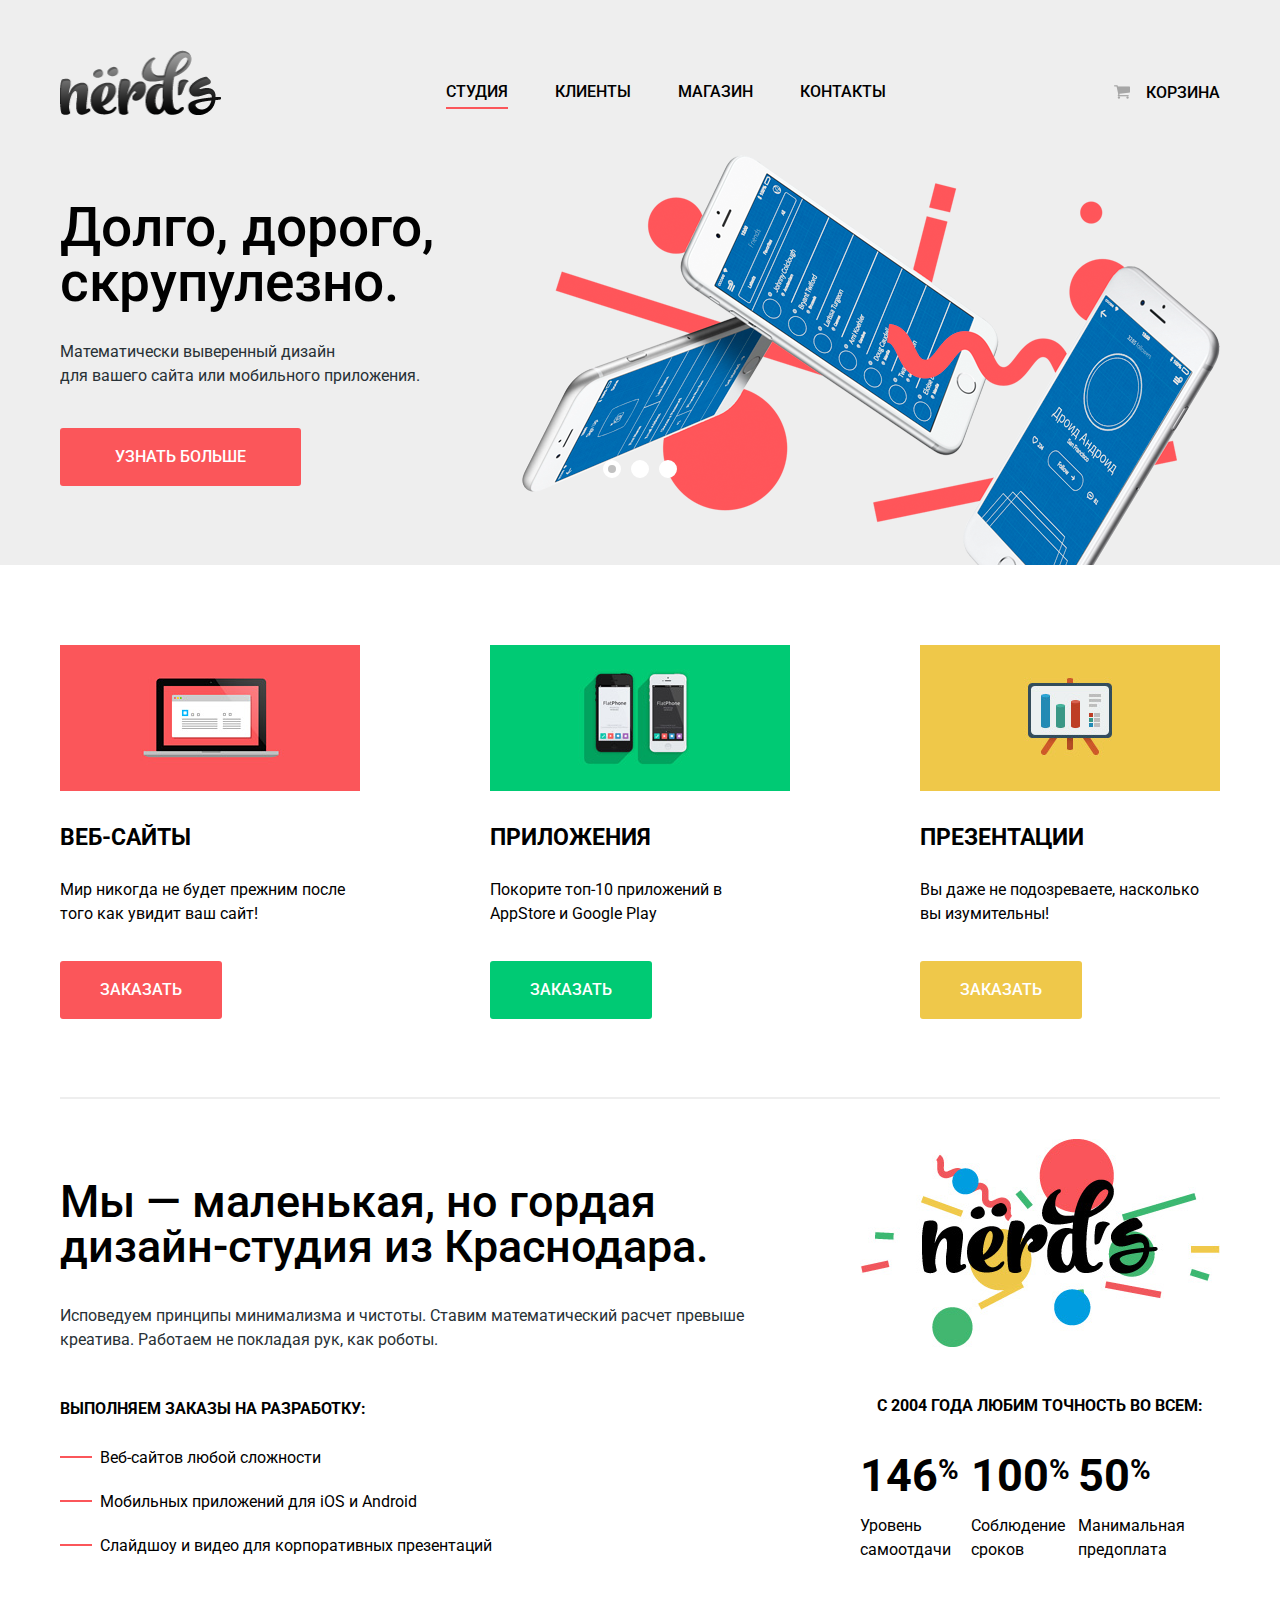
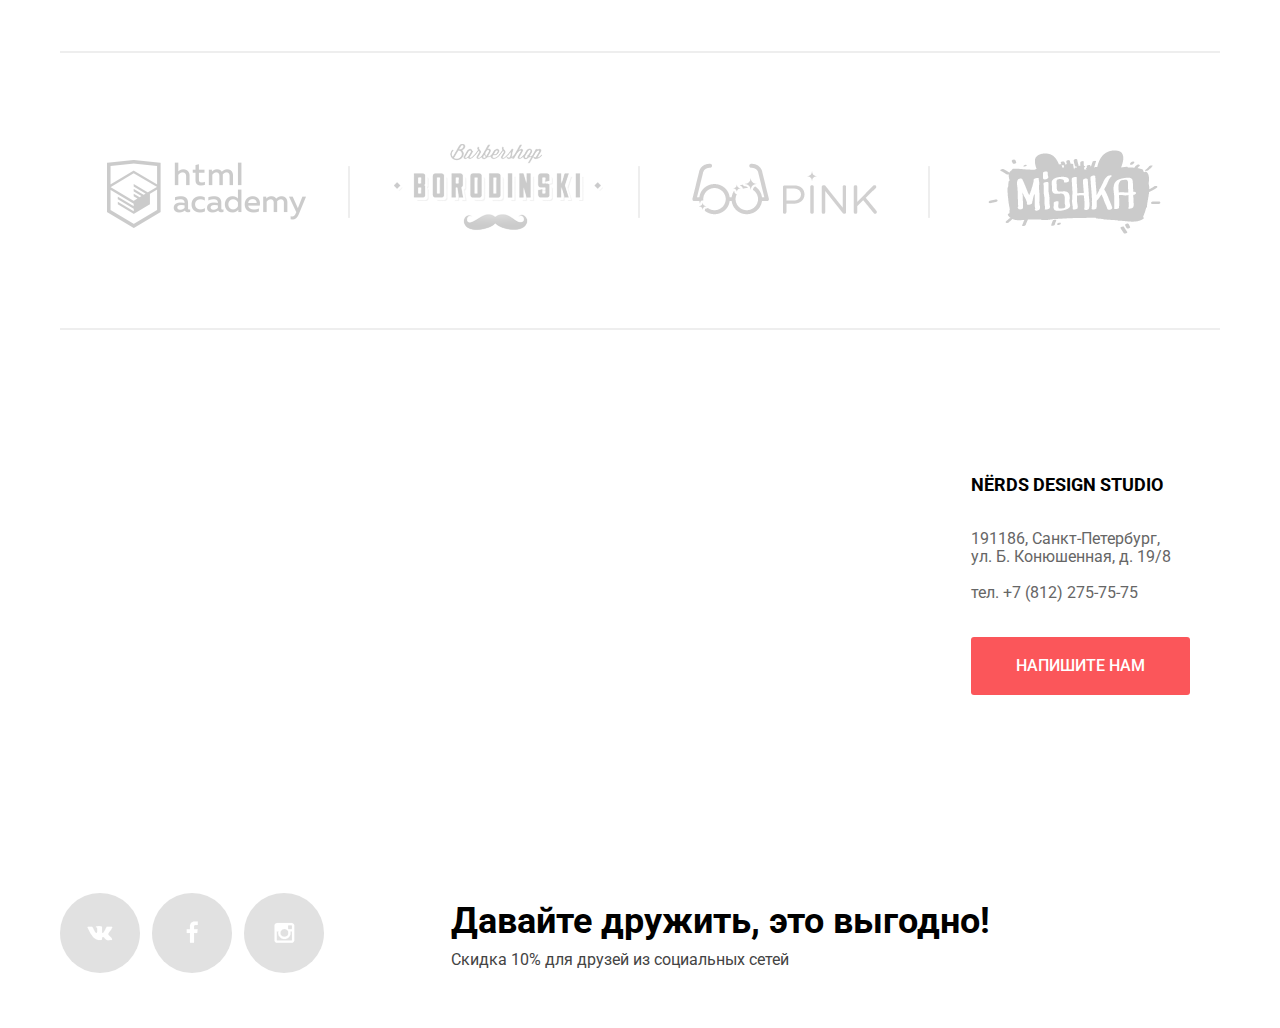
<file: index.html>
<!DOCTYPE html>
<html lang="en">

<head>
  <meta charset="UTF-8">
  <meta name="viewport" content="width=device-width, initial-scale=1.0">
  <meta http-equiv="X-UA-Compatible" content="ie=edge">
  <link href="https://fonts.googleapis.com/css?family=Roboto:400,500,700" rel="stylesheet">
  <link rel="stylesheet" href="css/normalize.css">
  <link rel="stylesheet" href="./css/style.css">
  <title>Nerds</title>
</head>

<body>
  <header class="main-header">
    <div class="container">
      <div class="main-header-layout">
        <div class="index-logo">
          <img src="img/nerds-logo.png" width="161" height="65" alt="Nerds logo">
        </div>
        <nav class="main-navigation">
          <ul>
            <li class="active">
              <a href="#">Студия</a>
            </li>
            <li>
              <a href="#">Клиенты</a>
            </li>
            <li>
              <a href="shop.html">Магазин</a>
            </li>
            <li>
              <a href="#">Контакты</a>
            </li>
          </ul>
        </nav>
        <div class="cart-block">
          <a href="#" class="cart">Корзина</a>
        </div>
      </div>
      <div class="slider">
        <input type="radio" name="toogle" id="btn-1" checked>
        <input type="radio" name="toogle" id="btn-2">
        <input type="radio" name="toogle" id="btn-3">
        <div class="slider-controls">
          <label for="btn-1"></label>
          <label for="btn-2"></label>
          <label for="btn-3"></label>
        </div>
        <div class="slides">
          <div class="slide">
            <div class="slide-text">
              <div class="slide-title">Долго, дорого, скрупулезно.</div>
              <p>Математически выверенный дизайн
                <br> для вашего сайта или мобильного приложения.</p>
              <a href="#" class="btn">
                <span class="text-active">Узнать больше</span>
              </a>
            </div>
          </div>
          <div class="slide">
            <div class="slide-text">
              <div class="slide-title">Любим математику
                <br> как никто другой</div>
              <p>Никакого креатива, только математические формулы
                <br> для расчета идеальных пропорций.</p>
              <a href="#" class="btn">
                <span class="text-active">Узнать больше</span>
              </a>
            </div>
          </div>
          <div class="slide">
            <div class="slide-text">
              <div class="slide-title">Только ночь,
                <br> только хардкор</div>
              <p>Работать днем, как все? Мы против этого.
                <br> Ближе к полуночи работа только начинается.</p>
              <a href="#" class="btn">
                <span class="text-active">Узнать больше</span>
              </a>
            </div>
          </div>
        </div>
      </div>
    </div>
  </header>
  <main class="main-content">
    <div class="container">
      <section class="services">
        <h2 class="visability-hidden">Предоставленные услуги</h2>
        <div class="services-item">
          <img src="img/index/illustration-1-jpg.png" alt="Веб-сайты иллюстрация">
          <h2 class="services-item-title">Веб-сайты</h2>
          <p class="services-item-desc">Мир никогда не будет прежним после того как увидит ваш сайт!</p>
          <a href="#" class="btn">
            <span class="text-active">Заказать</span>
          </a>
        </div>
        <div class="services-item">
          <img src="img/index/illustration-2-jpg.png" alt="Приложения иллюстрация">
          <h2 class="services-item-title">Приложения</h2>
          <p class="services-item-desc">Покорите топ-10 приложений в AppStore и Google Play</p>
          <a href="#" class="btn btn-green">
            <span class="text-active">Заказать</span>
          </a>
        </div>
        <div class="services-item">
          <img src="img/index/illustration-3-jpg.png" alt="Презентации иллюстрация">
          <h2 class="services-item-title">Презентации</h2>
          <p class="services-item-desc">Вы даже не подозреваете, насколько вы изумительны!</p>
          <a href="#" class="btn btn-yellow">
            <span class="text-active">Заказать</span>
          </a>
        </div>
      </section>
      <section class="about-us">
        <h2 class="visability-hidden">О нас</h2>
        <div class="index-content">
          <div class="index-content-left">
            <p class="about-us-lead">Мы — маленькая, но гордая дизайн-студия из Краснодара.</p>
            <p class="about-us-text">Исповедуем принципы минимализма и чистоты. Ставим математический расчет превыше креатива. Работаем не покладая
              рук, как роботы.</p>
            <p class="serveces-list-heading">Выполняем заказы на разработку:</p>
            <ul class="serveces-list">
              <li>Веб-сайтов любой сложности</li>
              <li>Мобильных приложений для iOS и Android</li>
              <li>Слайдшоу и видео для корпоративных презентаций</li>
            </ul>
          </div>
          <div class="index-content-right">
            <img src="img/index/nerds-logo-2.png" width="360" height="208" alt="nerds лого">
            <b>С 2004 года любим точность во всем:</b>
            <div class="statistic">
              <div>
                <p class="statistic-number">146
                  <span class="statistic-percent">%</span>
                </p>
                <p>Уровень самоотдачи</p>
              </div>
              <div>
                <p class="statistic-number">100
                  <span class="statistic-percent">%</span>
                </p>
                <p>Соблюдение сроков</p>
              </div>
              <div>
                <p class="statistic-number">50
                  <span class="statistic-percent">%</span>
                </p>
                <p>Манимальная предоплата</p>
              </div>
            </div>
          </div>
        </div>
      </section>
      <section class="partners">
        <h2 class="visability-hidden">Наши клиенты</h2>
        <a href="#" class="parthners-link">
          <img src="img/index/html-acad-logo.png" alt="html academy лого">
        </a>
        <a href="#" class="parthners-link">
          <img src="img/index/borodinski-logo.png" alt="borodinski лого">
        </a>
        <a href="#" class="parthners-link">
          <img src="img/index/pink-logo.png" alt="pink лого">
        </a>
        <a href="#" class="parthners-link">
          <img src="img/index/mishka-logo.png" alt="mishka лого">
        </a>
      </section>
    </div>
  </main>
  <footer class="main-footer">
    <section class="map">
      <h2 class="visability-hidden">Месторасположение студии на карте</h2>
      <iframe src="https://www.google.com/maps/embed?pb=!1m18!1m12!1m3!1d1998.5989424124025!2d30.320894616199716!3d59.93879686904785!2m3!1f0!2f0!3f0!3m2!1i1024!2i768!4f13.1!3m3!1m2!1s0x4696310fca5ba729%3A0xea9c53d4493c879f!2sBolshaya+Konyushennaya+Street%2C+19%2C+Sankt-Peterburg%2C+Russia%2C+191186!5e0!3m2!1sen!2sua!4v1516110507836"
        width="1440" height="416" style="border:0" allowfullscreen></iframe>
      <section class="map-text">
        <h3 class="map-text-header">NЁRDS DESIGN STUDIO</h3>
        <p>
          191186, Санкт-Петербург,
          <br> ул. Б. Конюшенная, д. 19/8
          <br>
          <br> тел. +7 (812) 275-75-75
        </p>
        <a href="#" class="btn">
          <span class="text-active">Напишите нам</span>
        </a>
      </section>
    </section>
    <div class="container main-footer-layout">
      <section class="footer-social">
        <h2 class="visability-hidden">Мы в социальных сетях</h2>
        <a href="#" class="social-btn social-btn-vk">Vkontakte</a>
        <a href="#" class="social-btn social-btn-fb">Facebook</a>
        <a href="#" class="social-btn social-btn-inst">Instagram</a>
      </section>
      <section class="footer-stock">
        <h2 class="visability-hidden">Акции и скидки</h2>
        <p class="footer-stock-lead">Давайте дружить, это выгодно!</p>
        <p class="footer-stock-text">Скидка 10% для друзей из социальных сетей</p>
      </section>
    </div>
  </footer>
</body>

</html>
</file>
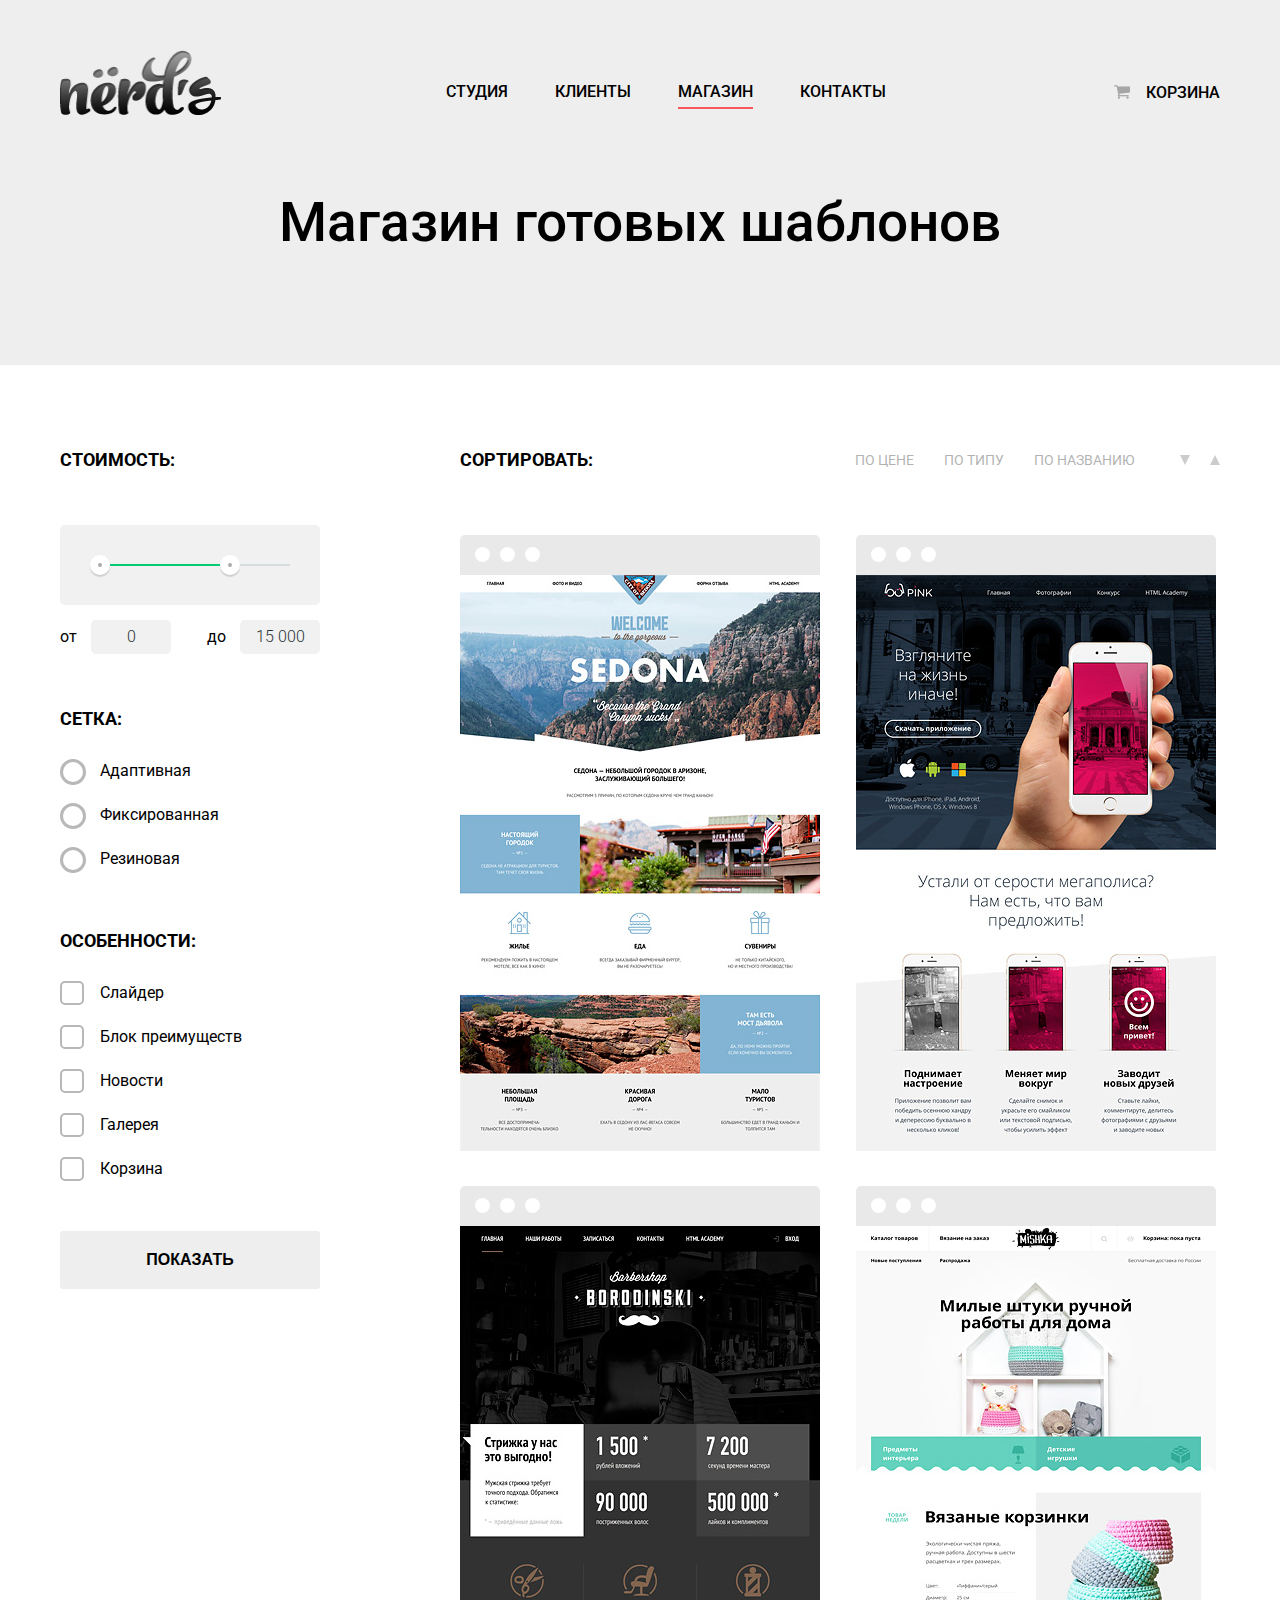
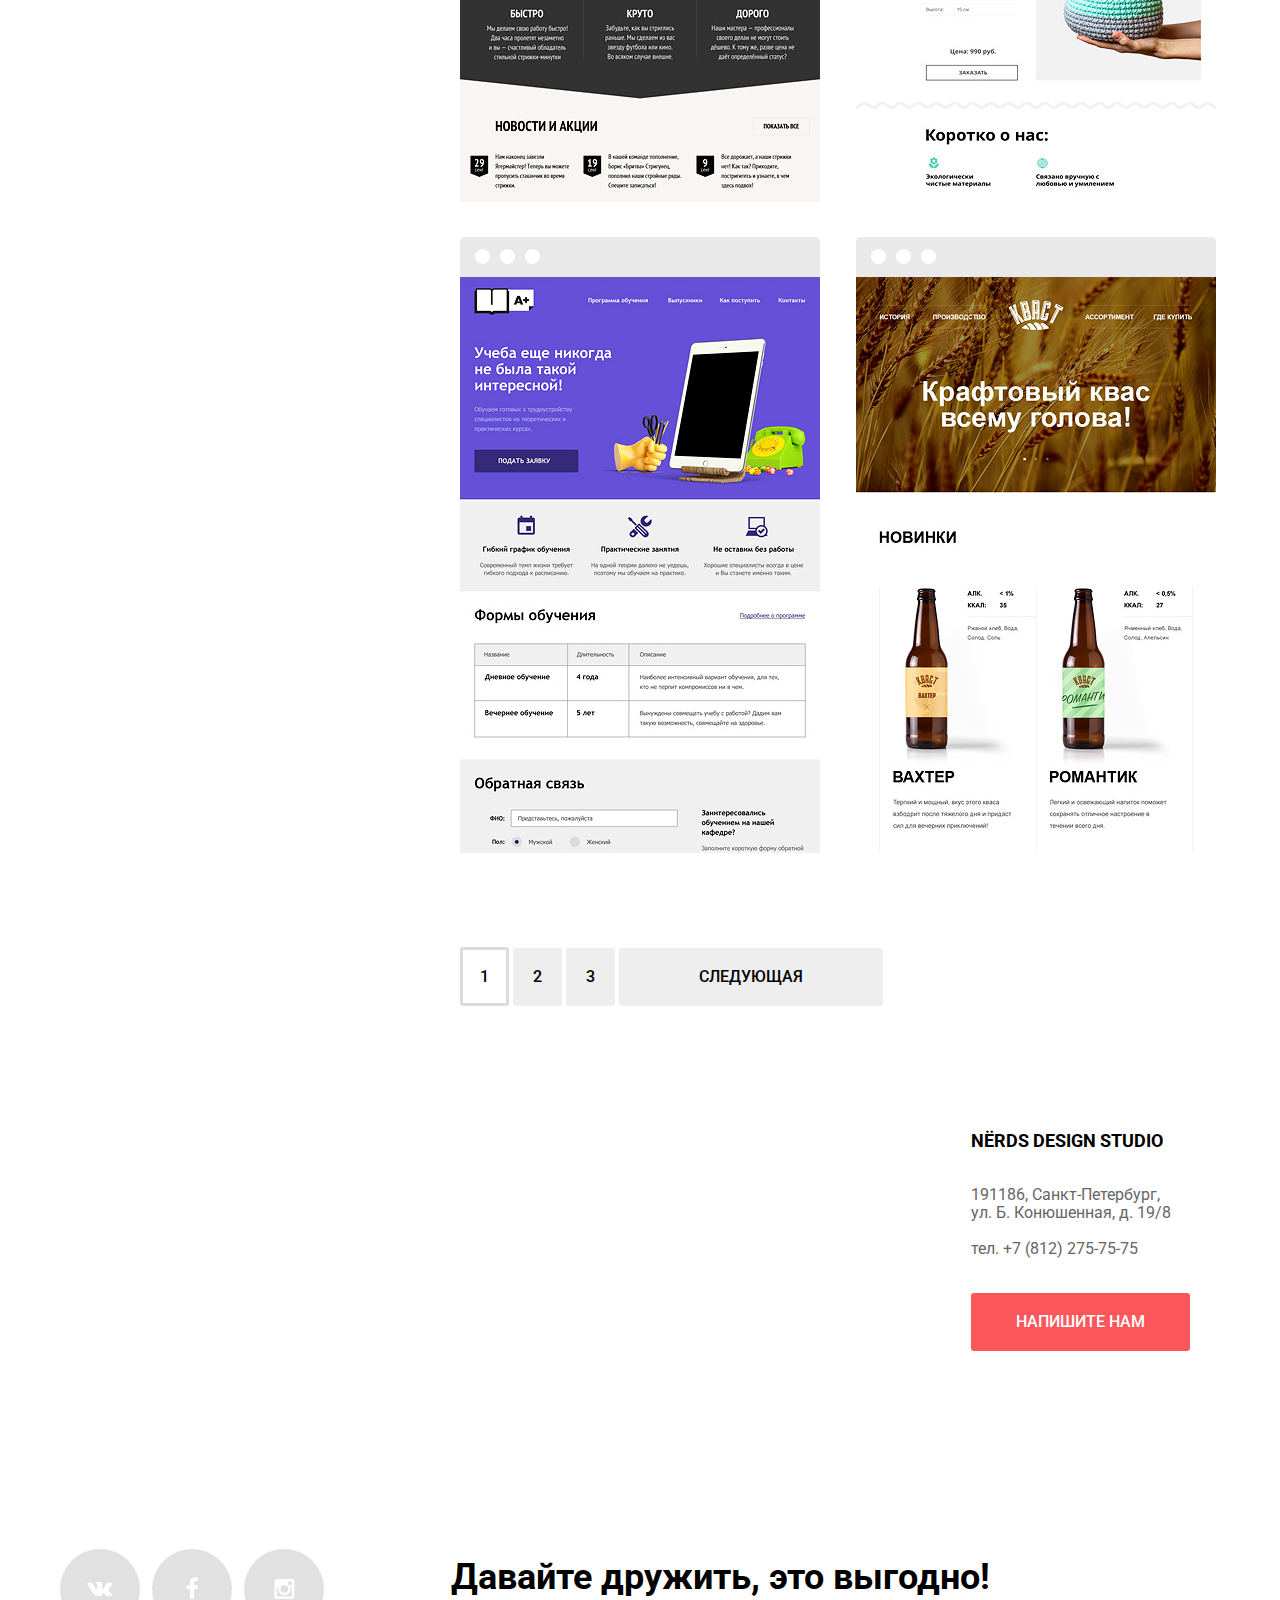
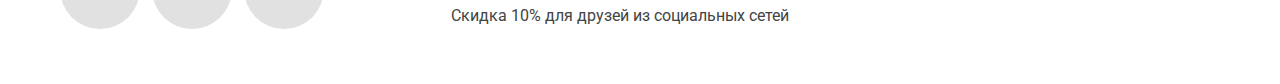
<file: shop.html>
<!DOCTYPE html>
<html lang="en">

<head>
  <meta charset="UTF-8">
  <meta name="viewport" content="width=device-width, initial-scale=1.0">
  <meta http-equiv="X-UA-Compatible" content="ie=edge">
  <link href="https://fonts.googleapis.com/css?family=Roboto:400,500,700" rel="stylesheet">
  <link rel="stylesheet" href="css/normalize.css">
  <link rel="stylesheet" href="./css/style.css">
  <title>Nerds</title>
</head>

<body>
  <header class="main-header">
    <div class="container">
      <div class="main-header-layout">
        <div class="index-logo">
          <a href="index.html">
            <img src="img/nerds-logo.png" width="161" height="65" alt="Nerds logo">
          </a>
        </div>
        <nav class="main-navigation">
          <ul>
            <li>
              <a href="#">Студия</a>
            </li>
            <li>
              <a href="#">Клиенты</a>
            </li>
            <li class="active">
              <a>Магазин</a>
            </li>
            <li>
              <a href="#">Контакты</a>
            </li>
          </ul>
        </nav>
        <div class="cart-block">
          <a href="#" class="cart">Корзина</a>
        </div>
      </div>
      <div class="inner-page-title">
        <h1>Магазин готовых шаблонов</h1>
      </div>
    </div>
  </header>
  <main>
    <div class="shop-container container">
      <section class="shop-filter">
        <h2 class="visability-hidden">Фильтр для продуктов магазина</h2>
        <form action="#" method="post">
          <div class="shop-filter-price">
            <h3 class="filter-title">Стоимость:</h3>
            <div class="range-filter">
              <div class="range-controls">
                <div class="scale">
                  <div class="bar" style="width:70%;"></div>
                </div>
                <div class="toggle min-toggle"></div>
                <div class="toggle max-toggle"></div>
              </div>
              <div class="price-controls">
                от
                <input class="min-price" type="text" value="0"> до
                <input class="max-price" type="text" value="15 000">
              </div>
            </div>
          </div>
          <div class="shop-filter-grid">
            <h3 class="filter-title">Сетка:</h3>
            <label class="radio-container">Адаптивная
              <input type="radio" name="radio-group" disabled>
              <span class="radiomark"></span>
            </label>
            <label class="radio-container">Фиксированная
              <input type="radio" name="radio-group">
              <span class="radiomark"></span>
            </label>
            <label class="radio-container">Резиновая
              <input type="radio" name="radio-group">
              <span class="radiomark"></span>
            </label>
          </div>
          <div class="shop-filter-features">
            <h3 class="filter-title">Особенности:</h3>
            <label class="checkbox-container">Слайдер
              <input type="checkbox">
              <span class="checkmark"></span>
            </label>
            <label class="checkbox-container">Блок преимуществ
              <input type="checkbox">
              <span class="checkmark"></span>
            </label>
            <label class="checkbox-container">Новости
              <input type="checkbox">
              <span class="checkmark"></span>
            </label>
            <label class="checkbox-container">Галерея
              <input type="checkbox">
              <span class="checkmark"></span>
            </label>
            <label class="checkbox-container">Корзина
              <input type="checkbox">
              <span class="checkmark"></span>
            </label>
          </div>
          <button class="btn" type="submit">Показать</button>
        </form>
      </section>
      <section class="shop-content">
        <h2 class="visability-hidden">Фильтр для продуктов магазина</h2>
        <div class="shop-sort">
          <h3 class="filter-title">Сортировать:</h3>
          <div class="shop-sort-criterias">
            <a href="#">По цене</a>
            <a href="#">По типу</a>
            <a href="#">По названию</a>
          </div>
          <div class="shop-sort-controls">
            <a href="#" class="descended"></a>
            <a href="#" class="ascended"></a>
          </div>
        </div>
        <article class="shop-content-item">
          <span class="browser-controls"></span>
          <img src="img/shop/img-sedona.png" width="360" height="576" alt="shop-item-image">
          <div class="shop-content-item-desc">
            <h4 class="item-desc-title">Sedona</h4>
            <p class="item-desc-text">Информационный сайт
              <br> для туристов</p>
            <a href="#" class="btn">9 900 руб.</a>
          </div>
        </article>
        <article class="shop-content-item">
          <span class="browser-controls"></span>
          <img src="img/shop/img-pink.png" width="360" height="576" alt="shop-item-image">
          <div class="shop-content-item-desc">
            <h4 class="item-desc-title">Pink</h4>
            <p class="item-desc-text">Продуктовый лендинг
              <br> приложения для iOS и Android</p>
            <a href="#" class="btn">9 900 руб.</a>
          </div>
        </article>
        <article class="shop-content-item">
          <span class="browser-controls"></span>
          <img src="img/shop/img-barbershop.png" width="360" height="576" alt="shop-item-image">
          <div class="shop-content-item-desc">
            <h4 class="item-desc-title">Barbershop</h4>
            <p class="item-desc-text">Сайт салоны красоты.
              <br> Для мужчин, да.</p>
            <a href="#" class="btn">9 900 руб.</a>
          </div>
        </article>
        <article class="shop-content-item">
          <span class="browser-controls"></span>
          <img src="img/shop/img-mishka.png" width="360" height="576" alt="shop-item-image">
          <div class="shop-content-item-desc">
            <h4 class="item-desc-title">Mishka</h4>
            <p class="item-desc-text">Интернет-магазин
              <br> вязаных игрушек</p>
            <a href="#" class="btn">9 900 руб.</a>
          </div>
        </article>
        <article class="shop-content-item">
          <span class="browser-controls"></span>
          <img src="img/shop/img-aplus.png" width="360" height="576" alt="shop-item-image">
          <div class="shop-content-item-desc">
            <h4 class="item-desc-title">Aplus</h4>
            <p class="item-desc-text">Лендинг курсов повышения
              <br> квалификации</p>
            <a href="#" class="btn">9 900 руб.</a>
          </div>
        </article>
        <article class="shop-content-item">
          <span class="browser-controls"></span>
          <img src="img/shop/img-kvast.png" width="360" height="576" alt="shop-item-image">
          <div class="shop-content-item-desc">
            <h4 class="item-desc-title">Kvast</h4>
            <p class="item-desc-text">Промо-сайт производителя
              <br> крафтового кваса</p>
            <a href="#" class="btn">9 900 руб.</a>
          </div>
        </article>
        <div class="shop-content-pagination">
          <a class="active-page">1</a>
          <a href="#" class="btn">2</a>
          <a href="#" class="btn">3</a>
          <a href="#" class="btn next">Следующая</a>
        </div>
      </section>
    </div>
  </main>
  <footer class="main-footer">
    <section class="map">
      <h2 class="visability-hidden">Месторасположение студии на карте</h2>
      <iframe src="https://www.google.com/maps/embed?pb=!1m18!1m12!1m3!1d1998.5989424124025!2d30.320894616199716!3d59.93879686904785!2m3!1f0!2f0!3f0!3m2!1i1024!2i768!4f13.1!3m3!1m2!1s0x4696310fca5ba729%3A0xea9c53d4493c879f!2sBolshaya+Konyushennaya+Street%2C+19%2C+Sankt-Peterburg%2C+Russia%2C+191186!5e0!3m2!1sen!2sua!4v1516110507836"
        width="1440" height="416" style="border:0" allowfullscreen></iframe>
      <section class="map-text">
        <h3 class="map-text-header">NЁRDS DESIGN STUDIO</h3>
        <p>
          191186, Санкт-Петербург,
          <br> ул. Б. Конюшенная, д. 19/8
          <br>
          <br> тел. +7 (812) 275-75-75
        </p>
        <a href="#" class="btn">
          <span class="text-active">Напишите нам</span>
        </a>
      </section>
    </section>
    <div class="container main-footer-layout">
      <section class="footer-social">
        <h2 class="visability-hidden">Мы в социальных сетях</h2>
        <a href="#" class="social-btn social-btn-vk">Vkontakte</a>
        <a href="#" class="social-btn social-btn-fb">Facebook</a>
        <a href="#" class="social-btn social-btn-inst">Instagram</a>
      </section>
      <section class="footer-stock">
        <h2 class="visability-hidden">Акции и скидки</h2>
        <p class="footer-stock-lead">Давайте дружить, это выгодно!</p>
        <p class="footer-stock-text">Скидка 10% для друзей из социальных сетей</p>
      </section>
    </div>
  </footer>
</body>

</html>
</file>
<file: css/style.css>
body {
  font-family: 'Roboto', sans-serif;
  font-size: 16px;
  font-weight: 400;
  line-height: 24px;

  min-height: 1200px;

  color: #000;
  background-color: #fff;
}

.container {
  width: 1160px;
  margin: 0 auto;
  padding: 0 20px;
}

.visability-hidden {
  display: none;
}

img {
  max-width: 100%;
  height: auto;
}

.btn {
  font-weight: 500;
  line-height: 18px;

  display: inline-block;

  padding: 20px 40px;

  text-decoration: none;
  text-transform: uppercase;

  color: #fff;
  border-radius: 3px;
  background-color: #fb565a;
}

.btn:hover {
  background-color: #e74246;
}

.slide-text .btn {
  padding: 20px 55px;
}

.btn-green {
  background-color: #00ca74;
}

.btn-green:hover {
  background-color: #00bc6c;
}

.btn-yellow {
  background-color: #efc84a;
}

.btn-yellow:hover {
  background-color: #eab534;
}

.btn:active {
  background-color: #d7373b;
  -webkit-box-shadow: inset 0 3px 0 rgba(0, 1, 1, .1);
  box-shadow: inset 0 3px 0 rgba(0, 1, 1, .1);
}

.btn-green:active {
  background-color: #00aa62;
  -webkit-box-shadow: inset 0 3px 0 rgba(0, 1, 1, .1);
  box-shadow: inset 0 3px 0 rgba(0, 1, 1, .1);
}

.btn-yellow:active {
  background-color: #e5a722;
  -webkit-box-shadow: inset 0 3px 0 rgba(0, 1, 1, .1);
  box-shadow: inset 0 3px 0 rgba(0, 1, 1, .1);
}

.btn:active .text-active {
  opacity: .3;
}

.map .btn {
  padding-right: 45px;
  padding-left: 45px;
}

/* Custom radio & checkbox stylesheet */

.checkbox-container,
.radio-container {
  display: block;
  position: relative;

  padding-left: 40px;    
  margin-bottom: 20px;

  cursor: pointer;
}

.checkbox-container input,
.radio-container input {
  position: absolute;

  opacity: 0;

  cursor: pointer;
}

.checkbox-container .checkmark {
  position: absolute;
  top: 0;
  left: 0;

  height: 20px;
  width: 20px;
  border: 2px solid #b8b8b8;
  border-radius: 5px;
}

.radio-container .radiomark {
  position: absolute;
  top: 0;
  left: 0;

  height: 20px;
  width: 20px;

  background-color: #fff;
  border: 3px solid #b8b8b8;
  border-radius: 50%;
}

.checkbox-container .checkmark::after, 
.checkbox-container .checkmark::before,
.radio-container .radiomark::after {
  content: "";

  position: absolute;
  display: none;
}

.checkbox-container input:checked ~ .checkmark::after,
.checkbox-container input:checked ~ .checkmark::before,
.radio-container input:checked ~ .radiomark::after {
  display: block;
}

.checkbox-container .checkmark::after {
  left: 2px;
  top: 9px;

  width: 12px;
  height: 5px;
  
  -webkit-transform: rotate(45deg);
  -ms-transform: rotate(45deg);
  transform: rotate(45deg);

  background-color: #b8b8b8;
  border-radius: 10px;

  z-index: 12;
}

.checkbox-container .checkmark::before {
  left: 4px;
  top: 3px;

  width: 22px;
  height: 5px;

  -webkit-transform: rotate(128deg);
  -ms-transform: rotate(128deg);
  transform: rotate(128deg);

  background-color: #b8b8b8;
  border-radius: 10px;
  border: 2px solid #fff;

  z-index: 11;
}

.radio-container .radiomark::after {
  left: 5px;
  top: 5px;

  width: 10px;
  height: 10px;

  background-color: #b8b8b8;
  border-radius: 50%;
}

.checkbox-container:hover .checkmark,
.radio-container:hover .radiomark {
  border-color: #4d4d4d;
}

.checkbox-container:hover .checkmark::after,
.checkbox-container:hover .checkmark::before,
.radio-container:hover .radiomark::after {
  background: #4d4d4d;
}

.checkbox-container input:disabled .checkmark,
.radio-container input:disabled .radiomark {
  border-color: #ededed;
}

.checkbox-container input:disabled .checkmark::after,
.checkbox-container input:disabled .checkmark::before,
.radio-container input:disabled .radiomark::after {
  background: #ededed;
}



/*** HEADER ***/


.main-header {
  margin-bottom: 80px;
  padding-top: 50px;

  background-color: #eee;
}

/* Main Header Layout */

.main-header-layout {
  display: -webkit-box;
  display: -ms-flexbox;
  display: flex;

  -webkit-box-pack: justify;
  -ms-flex-pack: justify;
  justify-content: space-between;

  -webkit-box-align: center;
  -ms-flex-align: center;
  align-items: center;

  margin-bottom: 20px;
}

.main-navigation {
  width: 440px;
  padding-top: 20px;
}

.index-logo {
  width: 161px;
  height: 65px;
}

.main-navigation ul {
  font-size: 0;

  display: -webkit-box;
  display: -ms-flexbox;
  display: flex;

  margin: 0;
  padding: 0;

  list-style: none;

  -webkit-box-pack: justify;
  -ms-flex-pack: justify;
  justify-content: space-between;
}

.main-navigation li {
  font-size: 16px;
  font-weight: 500;
  line-height: 30px;
}

.main-navigation a {
  display: block;

  text-decoration: none;
  text-transform: uppercase;

  color: #000;
}

.main-navigation .active {
  border-bottom: 2px solid #fb565a;
}

.main-navigation a:hover,
.cart-block:hover a {
  color: #fb565a;
}

.main-navigation a:active,
.cart:active {
  color: #a7a7a7;
}

.cart-block {
  padding-top: 20px;
  padding-left: 35px;
}

.cart {
  font-weight: 500;

  position: relative;

  text-decoration: none;
  text-transform: uppercase;

  color: #000;
}

.cart::before {
  position: absolute;
  top: 1px;
  right: 90px;

  width: 16px;
  height: 16px;

  content: '';

  opacity: .3;
  background-image: url("../img/sprite.png");
  background-position: -30px -30px;
}

/* Slider */

.slider {
  position: relative;
  
  width: 1160px;
  height: 430px;
  margin: 0 auto;
}

.slider input[type=radio] {
  position: absolute;

  opacity: 0;
}

.slider-controls {
  position: absolute;

  z-index: 10;
  bottom: 95px;
  left: 50%;

  width: 200px;
  height: 10px;
  margin-left: -100px;

  text-align: center;
}

.slider-controls label {
  display: inline-block;

  width: 8px;
  height: 8px;
  margin: 0 3px;

  cursor: pointer;
  vertical-align: top;

  border: 5px solid #fff;
  border-radius: 50%;
  background: #fff;
}

#btn-1:checked ~ .slider-controls label[for='btn-1'],
#btn-2:checked ~ .slider-controls label[for='btn-2'],
#btn-3:checked ~ .slider-controls label[for='btn-3'] {
  background: #c1c1c1;
}

.slide {
  position: absolute;
  top: 0;
  left: 0;
  
  display: -webkit-box;
  
  display: -ms-flexbox;
  
  display: flex;
  -webkit-box-pack: justify;
  -ms-flex-pack: justify;
  justify-content: space-between;
  overflow: hidden;

  width: 100%;
  height: 100%; 
}

.slide-text {
  width: 520px;
  padding-top: 65px;
  color: #283136;
}

.slide-text p {
  margin-top: 30px;
  margin-bottom: 40px;
}

.slide-title {
  font-size: 55px;
  font-weight: 500;
  line-height: 55px;
  color: #000;
}

.slide:nth-child(1) {
  background-image: url("../img/index/slider-img-1.png");
  background-repeat: no-repeat;
  background-position: 100% 20px;
}

.slide:nth-child(2) {
  background-image: url("../img/index/slider-img-2.png");
  background-repeat: no-repeat;
  background-position: 100% 10px;
}

.slide:nth-child(3) {
  background-image: url("../img/index/slider-img-3.png");
  background-repeat: no-repeat;
  background-position: 100% 20px;
}

.slide {
  display: none;
}

#btn-1:checked~.slides .slide:nth-child(1) {
  display: block;
}

#btn-2:checked~.slides .slide:nth-child(2) {
  display: block;
}

#btn-3:checked~.slides .slide:nth-child(3) {
  display: block;
}


/*** MAIN ***/


/* Services */

.services {
  display: -webkit-box;
  display: -ms-flexbox;
  display: flex;
  margin-bottom: 40px;
  padding-bottom: 80px;
  -webkit-box-pack: justify;
  -ms-flex-pack: justify;
  justify-content: space-between;
}

.services-item {
  width: 300px;
}

.services-item-title {
  font-size: 23px;
  font-weight: 700;
  line-height: 30px;
  margin-top: 25px;
  margin-bottom: 25px;
  text-transform: uppercase;
}

.services-item-desc {
  margin-bottom: 35px;
}

/* About us */

.about-us {
  margin-top: 40px;
  margin-bottom: 45px;
  padding-bottom: 75px;
}

.index-content {
  display: -webkit-box;
  display: -ms-flexbox;
  display: flex;
  -webkit-box-pack: justify;
  -ms-flex-pack: justify;
  justify-content: space-between;
}

.index-content-left {
  width: 700px;
}

.index-content-right {
  width: 360px;
}

.about-us-lead {
  font-size: 45px;
  font-weight: 500;
  line-height: 45px;

  margin-top: 40px;
  margin-bottom: 35px;
}

.about-us-text {
  margin: 0;
  margin-bottom: 45px;

  color: #283136;  
}

.serveces-list-heading {
  font-weight: 700;

  margin: 0;
  margin-bottom: 15px;

  text-transform: uppercase;
}

.serveces-list {
  margin: 0;
  padding: 0;

  list-style: none;
}

.serveces-list li {
  position: relative;

  padding-top: 10px;
  padding-bottom: 10px;
  padding-left: 40px;
}

.serveces-list li::before {
  position: absolute;
  top: 20px;
  left: 0;

  width: 30px;

  content: '';

  border: 1px solid #fb565a;
}

.index-content-right b {
  font-weight: 700;

  display: block;

  margin-top: 40px;

  text-align: center;
  text-transform: uppercase;
}

.statistic {
  display: -webkit-box;
  display: -ms-flexbox;
  display: flex;
  margin-top: 35px;
  justify-content: space-between;
}

.statistic-number {
  font-size: 45px;
  font-weight: 700;
  line-height: 45px;

  position: relative;

  margin: 0;
}

.statistic-percent {
  position: absolute;
  top: -6px;
  
  font-size: 28px;
}

/* Our Partners */

.partners {
  display: -webkit-box;
  display: -ms-flexbox;
  display: flex;

  margin-bottom: 80px;
  padding-bottom: 45px;

  -webkit-box-pack: justify;

  -ms-flex-pack: justify;

  justify-content: space-between;
}

.parthners-link {
  -webkit-box-flex: 1;
  -ms-flex-positive: 1;
  flex-grow: 1;

  text-align: center;
}

.parthners-link:nth-child(-n+4) {
  background: url("../img/index/our-parthners-separator.png") no-repeat right;
}

.partners img {
  opacity: .2;
}

.partners img:hover {
  opacity: 1;
}

/* Content separator */

.services,
.about-us,
.partners {
  background: url("../img/index/index-content-separator.png") no-repeat bottom;
}

/* Map */

.map {
  position: relative;

  margin-bottom: 60px;
}

.map iframe {
  width: 100%;
}

.map-text {
  position: absolute;
  top: 10px;
  right: 40px;

  padding: 50px;

  background: #fff;
}

.map-text-header {
  font-size: 18px;
  font-weight: 700;
  line-height: 30px;

  margin: 0;
}

.map-text p {
  line-height: 18px;

  margin-top: 30px;
  margin-bottom: 35px;

  color: #666;
}

/** Inner page styles (shop.html) **/

.inner-page-title {
  text-align: center;

  padding-top: 60px;
  padding-bottom: 115px;
}

.inner-page-title h1 {
  font-size: 55px;
  font-weight: 500;
  line-height: 55px;

  padding: 0;
  margin: 0;
}

.shop-container {
  display: -webkit-box;
  display: -ms-flexbox;
  display: flex;
  -webkit-box-pack: justify;
  -ms-flex-pack: justify;
  justify-content: space-between;

  margin-bottom: 60px;
}

.shop-container .filter-title {
  margin: 0;
  padding: 0;

  font-weight: 700;
  font-family: 'Roboto', sans-serif;
  font-size: 18px;
  line-height: 30px;
  text-transform: uppercase;
}

.shop-filter {
  width: 260px;
}

.range-filter {
  width: 260px;

  margin: 50px auto;
}

.range-controls {
  position: relative;

  height: 80px;

  margin-bottom: 15px;
  padding: 0 30px;

  background: #f1f1f1;
  border-radius: 5px;
  
  overflow: hidden;
}

.range-controls .scale {
  margin-top: 39px;

  height: 2px;

  background: #d7dcde;
}

.range-controls .bar {
  height: 2px;

  background: #00ca74;
}

.range-controls .toggle {
  position: absolute;
  top: 30px;
  left: 30px;

  width: 4px;
  height: 4px;

  border: 8px solid #fff;
  background: #ababab;
  border-radius: 50%;
  -webkit-box-shadow: 0 2px 1px 0 #cfcfcf;
  box-shadow: 0 2px 1px 0 #cfcfcf;

  cursor: pointer;
}

.range-controls .max-toggle {
  left: 160px;
}

.price-controls input {
  width: 60px;
  padding: 8px 10px;
  margin-left: 10px;

  border: none;
  border-radius: 5px;
  background: #f1f1f1;

  font-size: 16px;
  font-family: 'Roboto', sans-serif;
  font-weight: 300;
  font-style: normal;
  text-align: center;
  color: #283136;
}

.price-controls .min-price {
  margin-right: 32px;
}

.shop-filter-grid {
  margin-bottom: 55px;
}

.shop-filter-features {
  margin-bottom: 50px;
}

.shop-filter-grid .filter-title,
.shop-filter-features .filter-title {
  margin-bottom: 25px;
}

.shop-filter .btn {
  font-weight: 700;
  line-height: 18px;

  width: 100%;

  border: none;
  background-color: #eee;
  color: #000;

  cursor: pointer;
}

.shop-filter .btn:hover {
  background-color: #dfdfdf;
}

.shop-filter .btn:active {
  -webkit-box-shadow: inset 0 3px 0 rgba(0, 1, 1, 0.1);
  box-shadow: inset 0 3px 0 rgba(0, 1, 1, 0.1);
  background-color: #d5d5d5;
}

.shop-content {
  width: 760px;
}

.shop-sort {
  display: flex;
  justify-content: space-between;

  margin-bottom: 60px;
}

.shop-sort-criterias {
  display: flex;
  justify-content: space-between;
  align-items: center;

  margin-left: auto;

  width: 280px;

  text-transform: uppercase;
  font-size: 14px;
  line-height: 18px;
}

.shop-sort-criterias a {
  text-decoration: none;
  color: #000;

  opacity: .3;
}

.shop-sort-criterias a:hover {
  opacity: 1;
}

.shop-sort-criterias a:active {
  opacity: 1;
}

.shop-sort-controls {
  margin-left: 45px;

  width: 40px;

  display: flex;
  justify-content: space-between;
  align-items: center;
}

.shop-sort-controls .descended {
	width: 0;
  height: 0;
  
	border-left: 5px solid transparent;
	border-right: 5px solid transparent;
	border-top: 10px solid #000;
}

.shop-sort-controls .ascended {
	width: 0;
  height: 0;
  
	border-left: 5px solid transparent;
	border-right: 5px solid transparent;
	border-bottom: 10px solid #000;
}

.shop-sort-controls .descended,
.shop-sort-controls .ascended {
  opacity: .2;
}

.shop-sort-controls .descended:hover,
.shop-sort-controls .ascended:hover {
  opacity: 1;
}

.shop-content-item {
  display: inline-block;
  vertical-align: top;
  position: relative;

  width: 360px;
  height: 576px; 

  margin-bottom: 35px;
  margin-right: 32px;
  padding-top: 40px;

  background-color: #e9e9e9;
  border-top-left-radius: 5px;
  border-top-right-radius: 5px;

  -webkit-transition: background-color .8s, box-shadow .4s, border .2s;
  -o-transition: background-color .8s, box-shadow .4s, border .2s;
  transition: background-color .8s, box-shadow .4s, border .2s;
}

.shop-content-item:hover {
  background-color: #4d4d4d;
  box-shadow: 0 6px 15px rgba(0, 1, 1, 0.25);
}

.shop-content-item .browser-controls {
	position: absolute;
	top: 12px;
	width: 15px;
	height: 15px;
	margin-left: 40px;

	background-color: #fff;
	border-radius: 10px;
}

.shop-content-item .browser-controls:before,
.shop-content-item .browser-controls:after {
	content: '';
	position: absolute;
	width: 15px;
	height: 15px;

	background-color: #fff;
	border-radius: 10px;
}

.shop-content-item .browser-controls:before {
	left: -25px;
}

.shop-content-item .browser-controls:after {
	right: -25px;
}

.shop-content-item:nth-child(even) {
  margin-right: 0;
}

.shop-content-item-desc {
  display: none;
  position: absolute;
  bottom: 0;
  
  width: 100%;
  
  background: #eeeeee;

  text-align: center;
}

.shop-content-item-desc .item-desc-title {
  font-size: 18px;
  line-height: 30px;
  font-weight: 700;
  text-transform: uppercase;

  margin-bottom: 25px;
  margin-top: 35px;
}

.shop-content-item-desc .item-desc-text {
  color: #666;

  margin-bottom: 30px;
}

.shop-content-item-desc .btn {
  margin-bottom: 40px;
  padding-right: 60px;
  padding-left: 60px;
}

.shop-content-item:hover .shop-content-item-desc {
  display: block;
}

.shop-content-pagination {
  margin-top: 60px;
}

.shop-content-pagination .btn {
  background: #eee;
  border: none;
  color: #000;

  padding-left: 20px;
  padding-right: 20px;

  font-weight: 500;
}

.shop-content-pagination .btn:hover {
  background-color: #dfdfdf;
}

.shop-content-pagination .btn:active {
  background-color: #d5d5d5;

  -webkit-box-shadow: inset 0 3px 0 rgba(0, 1, 1, 0.1);  
  box-shadow: inset 0 3px 0 rgba(0, 1, 1, 0.1);
}

.shop-content-pagination .active-page {
  border: 3px solid #dbdbdb;
  border-radius: 3px;
  background: #fff;

  padding: 17px;

  font-weight: 500;
}

.shop-content-pagination .next {
  padding-left: 80px;
  padding-right: 80px;
}

/*** FOOTER ***/


.main-footer {
  padding-bottom: 55px;
}

.main-footer-layout {
  display: -webkit-box;
  display: -ms-flexbox;
  display: flex;

  -webkit-box-pack: justify;
  -ms-flex-pack: justify;
  justify-content: space-between;
}

.footer-social {
  display: -webkit-box;
  display: -ms-flexbox;
  display: flex;
  -webkit-box-flex: 1;
  -ms-flex-positive: 1;
  flex-grow: 1;
}

.social-btn {
  font-size: 0;

  width: 80px;
  height: 80px;
  margin-right: 12px;

  -webkit-transition: background-color .7s;
  -o-transition: background-color .7s;
  transition: background-color .7s;
  text-decoration: none;

  border-radius: 50%;
  background: #e1e1e1 url("../img/sprite.png") no-repeat center;
  background-color: #e1e1e1;
}

.social-btn:hover {
  background-color: #e74246;
}

.social-btn:active {
  background-color: #d7373b;
  -webkit-box-shadow: inset 0 3px 0 rgba(0, 1, 1, 0.1);
  box-shadow: inset 0 3px 0 rgba(0, 1, 1, 0.1);
}

.social-btn-vk {
  background-position: -313px 3px;
}

.social-btn-fb {
  background-position: -153px -2px;
}

.social-btn-inst {
  background-position: -229px -1px;
}

.footer-stock {
  -webkit-box-flex: 2;
  -ms-flex-positive: 2;
  flex-grow: 2;
}

.footer-stock-lead {
  font-size: 36px;
  font-weight: 700;
  line-height: 36px;

  margin-top: 10px;
  margin-bottom: 10px;
}

.footer-stock-text {
  line-height: 22px;

  margin: 0;

  color: #444;
}
</file>
